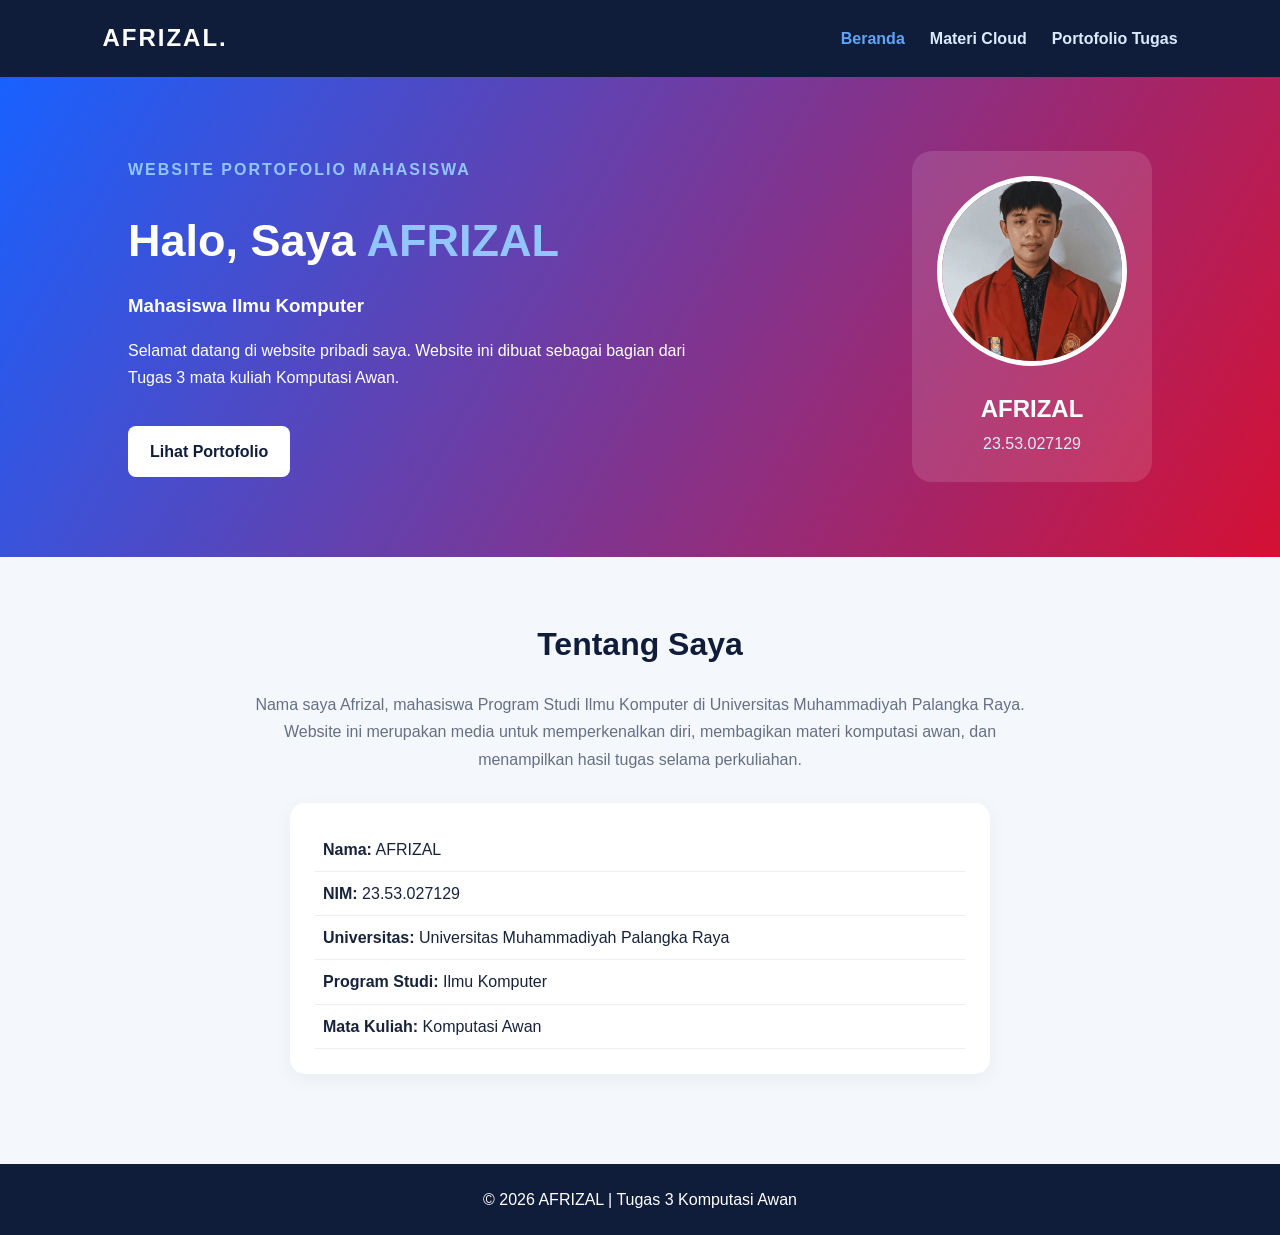
<file: index.html>
<!DOCTYPE html>
<html lang="id">
<head>
    <meta charset="UTF-8">
    <meta name="viewport" content="width=device-width, initial-scale=1.0">
    <title>Beranda | Afrizal</title>
    <link rel="stylesheet" href="assets/style.CSS">
</head>
<body>

<header>
    <nav class="navbar">
        <h2>AFRIZAL.</h2>
        <div class="nav-links">
            <a href="index.html" class="active">Beranda</a>
            <a href="materi.html">Materi Cloud</a>
            <a href="portofolio.html">Portofolio Tugas</a>
        </div>
    </nav>
</header>

<section class="hero">
    <div class="hero-text">
        <p class="subtitle">WEBSITE PORTOFOLIO MAHASISWA</p>
        <h1>Halo, Saya <span>AFRIZAL</span></h1>
        <h3>Mahasiswa Ilmu Komputer</h3>
        <p>
            Selamat datang di website pribadi saya.
            Website ini dibuat sebagai bagian dari Tugas 3
            mata kuliah Komputasi Awan.
        </p>
        <a href="portofolio.html" class="btn">Lihat Portofolio</a>
    </div>

    <div class="profile">
        <img src="images/foto-afrizal.jpg" alt="Foto Afrizal">
        <h2>AFRIZAL</h2>
        <p>23.53.027129</p>
    </div>
</section>

<section class="about">
    <h2>Tentang Saya</h2>
    <p>
        Nama saya Afrizal, mahasiswa Program Studi Ilmu Komputer
        di Universitas Muhammadiyah Palangka Raya.
        Website ini merupakan media untuk memperkenalkan diri,
        membagikan materi komputasi awan, dan menampilkan
        hasil tugas selama perkuliahan.
    </p>

    <div class="identity">
        <p><strong>Nama:</strong> AFRIZAL</p>
        <p><strong>NIM:</strong> 23.53.027129</p>
        <p><strong>Universitas:</strong> Universitas Muhammadiyah Palangka Raya</p>
        <p><strong>Program Studi:</strong> Ilmu Komputer</p>
        <p><strong>Mata Kuliah:</strong> Komputasi Awan</p>
    </div>
</section>

<footer>
    <p>© 2026 AFRIZAL | Tugas 3 Komputasi Awan</p>
</footer>

</body>
</html>
</file>
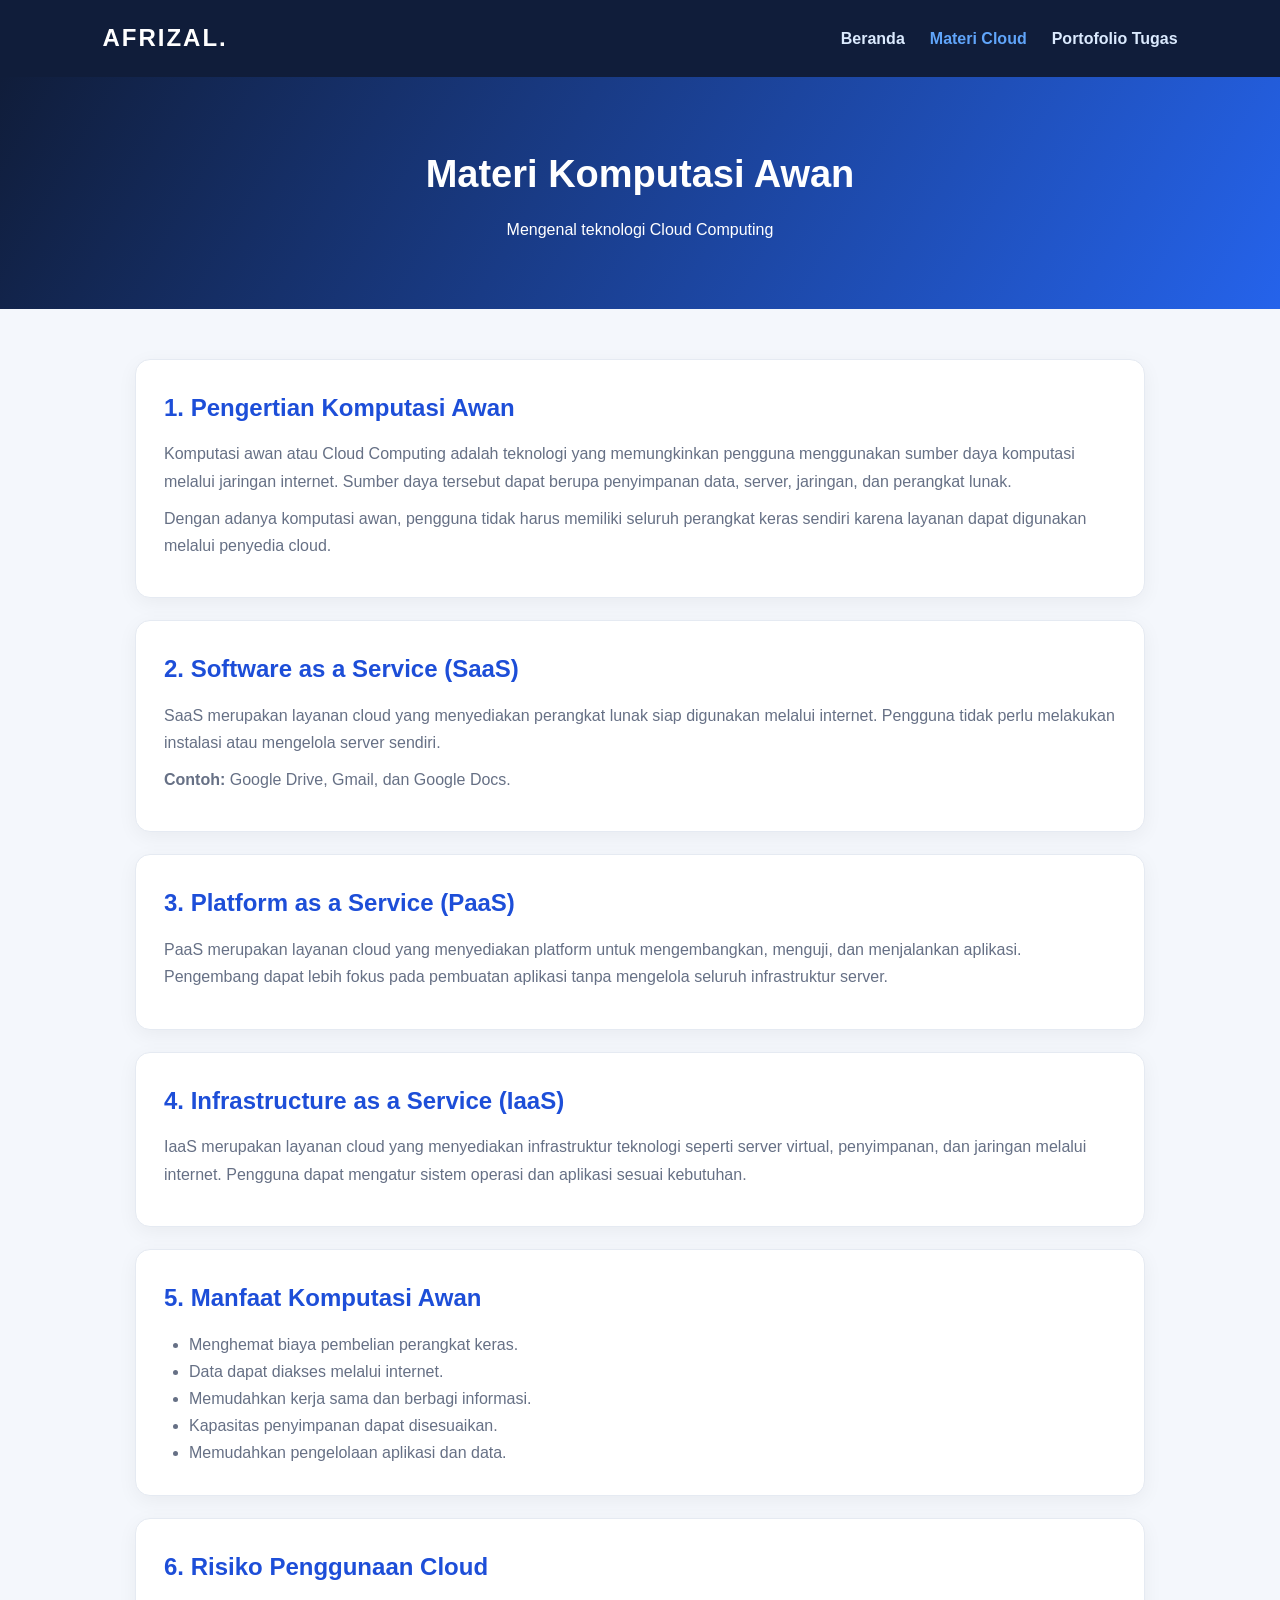
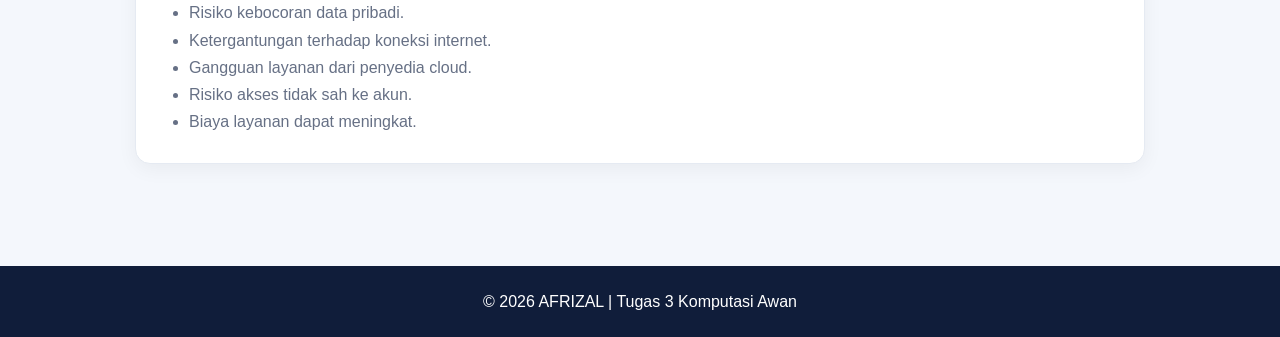
<file: materi.html>
<!DOCTYPE html>
<html lang="id">
<head>
    <meta charset="UTF-8">
    <meta name="viewport" content="width=device-width, initial-scale=1.0">
    <title>Materi Komputasi Awan | Afrizal</title>
    <link rel="stylesheet" href="assets/style.CSS">
</head>
<body>

<header>
    <nav class="navbar">
        <h2>AFRIZAL.</h2>
        <div class="nav-links">
            <a href="index.html">Beranda</a>
            <a href="materi.html" class="active">Materi Cloud</a>
            <a href="portofolio.html">Portofolio Tugas</a>
        </div>
    </nav>
</header>

<section class="page-header">
    <h1>Materi Komputasi Awan</h1>
    <p>Mengenal teknologi Cloud Computing</p>
</section>

<section class="content">

    <div class="card">
        <h2>1. Pengertian Komputasi Awan</h2>
        <p>
            Komputasi awan atau Cloud Computing adalah teknologi
            yang memungkinkan pengguna menggunakan sumber daya
            komputasi melalui jaringan internet. Sumber daya
            tersebut dapat berupa penyimpanan data, server,
            jaringan, dan perangkat lunak.
        </p>
        <p>
            Dengan adanya komputasi awan, pengguna tidak harus
            memiliki seluruh perangkat keras sendiri karena
            layanan dapat digunakan melalui penyedia cloud.
        </p>
    </div>

    <div class="card">
        <h2>2. Software as a Service (SaaS)</h2>
        <p>
            SaaS merupakan layanan cloud yang menyediakan
            perangkat lunak siap digunakan melalui internet.
            Pengguna tidak perlu melakukan instalasi atau
            mengelola server sendiri.
        </p>
        <p><strong>Contoh:</strong> Google Drive, Gmail, dan Google Docs.</p>
    </div>

    <div class="card">
        <h2>3. Platform as a Service (PaaS)</h2>
        <p>
            PaaS merupakan layanan cloud yang menyediakan
            platform untuk mengembangkan, menguji, dan
            menjalankan aplikasi. Pengembang dapat lebih fokus
            pada pembuatan aplikasi tanpa mengelola seluruh
            infrastruktur server.
        </p>
    </div>

    <div class="card">
        <h2>4. Infrastructure as a Service (IaaS)</h2>
        <p>
            IaaS merupakan layanan cloud yang menyediakan
            infrastruktur teknologi seperti server virtual,
            penyimpanan, dan jaringan melalui internet.
            Pengguna dapat mengatur sistem operasi dan aplikasi
            sesuai kebutuhan.
        </p>
    </div>

    <div class="card">
        <h2>5. Manfaat Komputasi Awan</h2>
        <ul>
            <li>Menghemat biaya pembelian perangkat keras.</li>
            <li>Data dapat diakses melalui internet.</li>
            <li>Memudahkan kerja sama dan berbagi informasi.</li>
            <li>Kapasitas penyimpanan dapat disesuaikan.</li>
            <li>Memudahkan pengelolaan aplikasi dan data.</li>
        </ul>
    </div>

    <div class="card">
        <h2>6. Risiko Penggunaan Cloud</h2>
        <ul>
            <li>Risiko kebocoran data pribadi.</li>
            <li>Ketergantungan terhadap koneksi internet.</li>
            <li>Gangguan layanan dari penyedia cloud.</li>
            <li>Risiko akses tidak sah ke akun.</li>
            <li>Biaya layanan dapat meningkat.</li>
        </ul>
    </div>

</section>

<footer>
    <p>© 2026 AFRIZAL | Tugas 3 Komputasi Awan</p>
</footer>

</body>
</html>
</file>
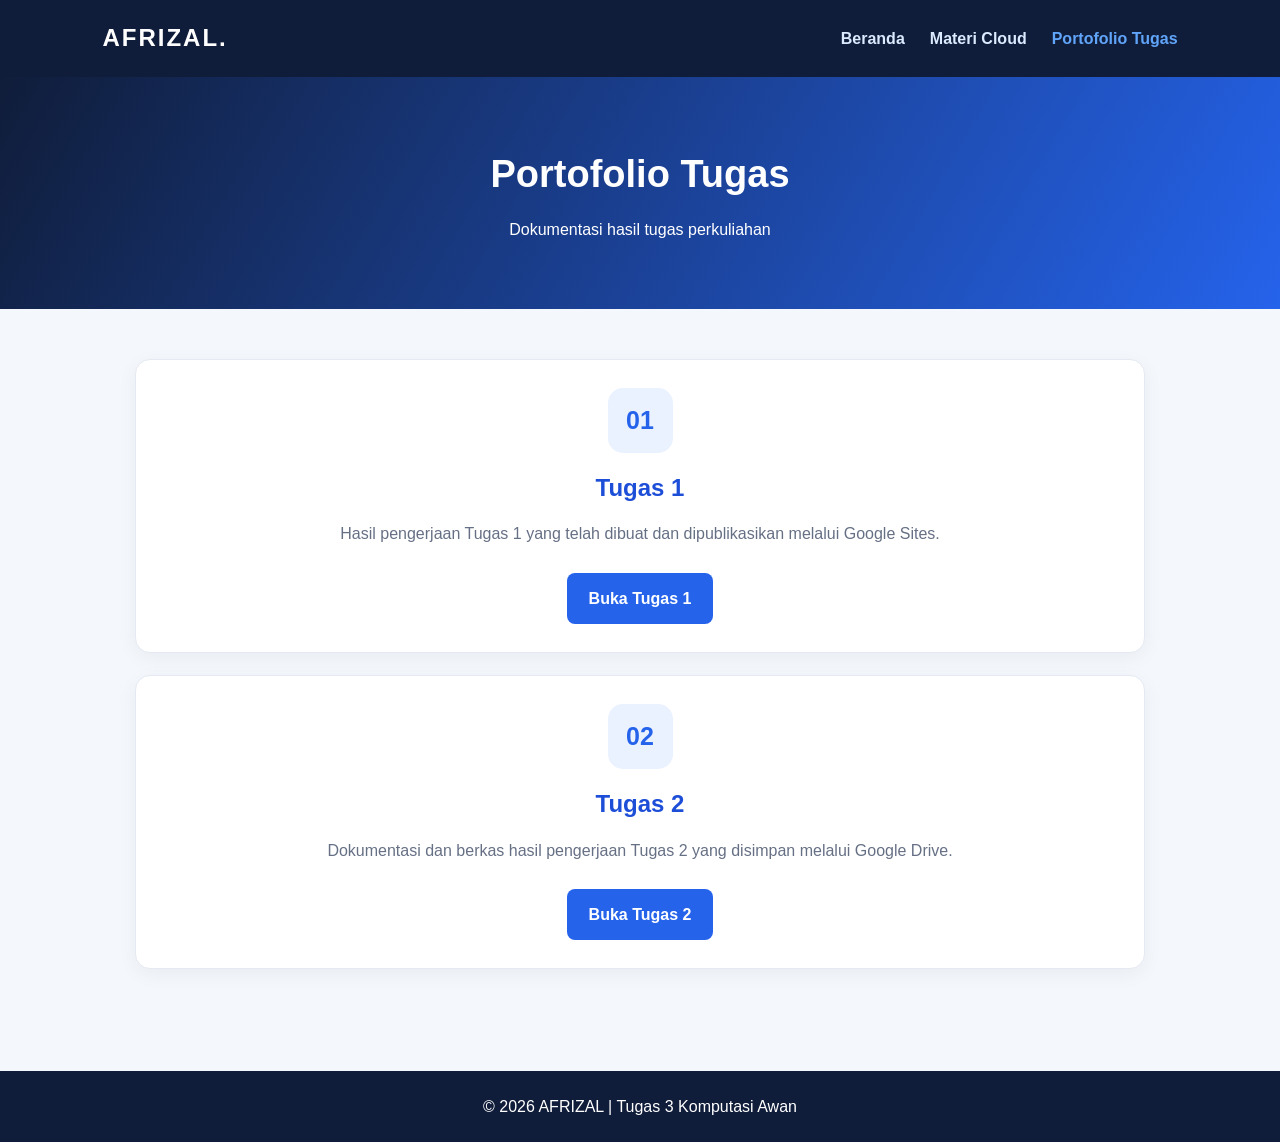
<file: portofolio.html>
<!DOCTYPE html>
<html lang="id">
<head>
    <meta charset="UTF-8">
    <meta name="viewport" content="width=device-width, initial-scale=1.0">
    <title>Portofolio Tugas | Afrizal</title>
    <link rel="stylesheet" href="assets/style.CSS">
</head>
<body>

<header>
    <nav class="navbar">
        <h2>AFRIZAL.</h2>
        <div class="nav-links">
            <a href="index.html">Beranda</a>
            <a href="materi.html">Materi Cloud</a>
            <a href="portofolio.html" class="active">Portofolio Tugas</a>
        </div>
    </nav>
</header>

<section class="page-header">
    <h1>Portofolio Tugas</h1>
    <p>Dokumentasi hasil tugas perkuliahan</p>
</section>

<section class="content">

    <div class="card project">
        <div class="project-icon">01</div>
        <h2>Tugas 1</h2>
        <p>
            Hasil pengerjaan Tugas 1 yang telah dibuat
            dan dipublikasikan melalui Google Sites.
        </p>
        <a
            href="https://sites.google.com/view/afrizal2353027129/halaman-muka"
            target="_blank"
            rel="noopener noreferrer"
            class="btn">
            Buka Tugas 1
        </a>
    </div>

    <div class="card project">
        <div class="project-icon">02</div>
        <h2>Tugas 2</h2>
        <p>
            Dokumentasi dan berkas hasil pengerjaan
            Tugas 2 yang disimpan melalui Google Drive.
        </p>
        <a
            href="https://drive.google.com/drive/folders/1viaGHeuLt7OpGX30ICAssUPjD1L86DOo?usp=drive_link"
            target="_blank"
            rel="noopener noreferrer"
            class="btn">
            Buka Tugas 2
        </a>
    </div>

</section>

<footer>
    <p>© 2026 AFRIZAL | Tugas 3 Komputasi Awan</p>
</footer>

</body>
</html>
</file>
<file: assets/style.CSS>
* {
    margin: 0;
    padding: 0;
    box-sizing: border-box;
}

body {
    font-family: Arial, sans-serif;
    background: #f4f7fc;
    color: #17233b;
    line-height: 1.7;
}

/* NAVBAR */
header {
    background: #101d3a;
    padding: 18px 8%;
}

.navbar {
    display: flex;
    justify-content: space-between;
    align-items: center;
    flex-wrap: wrap;
}

.navbar h2 {
    color: white;
    letter-spacing: 2px;
}

.nav-links {
    display: flex;
    gap: 25px;
}

.nav-links a {
    color: #dbeafe;
    text-decoration: none;
    font-weight: bold;
    transition: .3s;
}

.nav-links a:hover,
.nav-links a.active {
    color: #60a5fa;
}

/* BERANDA */
.hero {
    min-height: 480px;
    padding: 70px 10%;
    display: flex;
    align-items: center;
    justify-content: space-between;
    gap: 40px;
    background: linear-gradient(120deg, #1861ff, #d51034);
    color: white;
}

.hero-text {
    max-width: 600px;
}

.subtitle {
    color: #93c5fd;
    font-weight: bold;
    letter-spacing: 2px;
    margin-bottom: 15px;
}

.hero h1 {
    font-size: 45px;
    margin-bottom: 10px;
}

.hero h1 span {
    color: #93c5fd;
}

.hero h3 {
    margin-bottom: 15px;
}

.hero-text p {
    margin-bottom: 20px;
}

.profile {
    text-align: center;
    background: rgba(255,255,255,.12);
    padding: 25px;
    border-radius: 20px;
}

.profile img {
    width: 190px;
    height: 190px;
    object-fit: cover;
    border-radius: 50%;
    border: 5px solid white;
    margin-bottom: 15px;
}

.profile p {
    color: #dbeafe;
}

/* BUTTON */
.btn {
    display: inline-block;
    background: #2563eb;
    color: white;
    padding: 12px 22px;
    border-radius: 8px;
    text-decoration: none;
    font-weight: bold;
    margin-top: 15px;
    transition: .3s;
}

.hero .btn {
    background: white;
    color: #101d3a;
}

.btn:hover {
    background: #1d4ed8;
    color: white;
    transform: translateY(-3px);
}

/* TENTANG SAYA */
.about {
    padding: 60px 10%;
    text-align: center;
}

.about h2 {
    color: #101d3a;
    margin-bottom: 20px;
    font-size: 32px;
}

.about > p {
    max-width: 800px;
    margin: auto;
    color: #667085;
}

.identity {
    max-width: 700px;
    margin: 30px auto 0;
    padding: 25px;
    background: white;
    border-radius: 15px;
    text-align: left;
    box-shadow: 0 5px 20px rgba(0,0,0,.05);
}

.identity p {
    padding: 8px;
    border-bottom: 1px solid #eee;
}

/* HEADER HALAMAN */
.page-header {
    background: linear-gradient(120deg, #101d3a, #2563eb);
    color: white;
    padding: 65px 10%;
    text-align: center;
}

.page-header h1 {
    font-size: 38px;
    margin-bottom: 10px;
}

/* KONTEN */
.content {
    max-width: 1050px;
    padding: 50px 20px;
    margin: auto;
}

.card {
    background: white;
    padding: 28px;
    margin-bottom: 22px;
    border-radius: 15px;
    box-shadow: 0 5px 20px rgba(0,0,0,.05);
    border: 1px solid #e5eaf2;
}

.card h2 {
    color: #1d4ed8;
    margin-bottom: 12px;
}

.card p {
    color: #667085;
    margin-bottom: 10px;
}

.card ul {
    padding-left: 25px;
    color: #667085;
}

/* PORTOFOLIO */
.project {
    text-align: center;
}

.project-icon {
    width: 65px;
    height: 65px;
    background: #eaf2ff;
    color: #2563eb;
    font-size: 25px;
    font-weight: bold;
    display: grid;
    place-items: center;
    margin: 0 auto 15px;
    border-radius: 15px;
}

/* FOOTER */
footer {
    background: #101d3a;
    color: white;
    text-align: center;
    padding: 22px;
    margin-top: 30px;
}

/* RESPONSIVE */
@media (max-width: 768px) {
    .navbar {
        flex-direction: column;
        gap: 15px;
    }

    .nav-links {
        flex-wrap: wrap;
        justify-content: center;
        gap: 15px;
    }

    .hero {
        flex-direction: column;
        text-align: center;
        padding: 55px 7%;
    }

    .hero h1 {
        font-size: 34px;
    }

    .profile {
        width: 100%;
        max-width: 300px;
    }

    .page-header h1 {
        font-size: 30px;
    }
}
</file>
